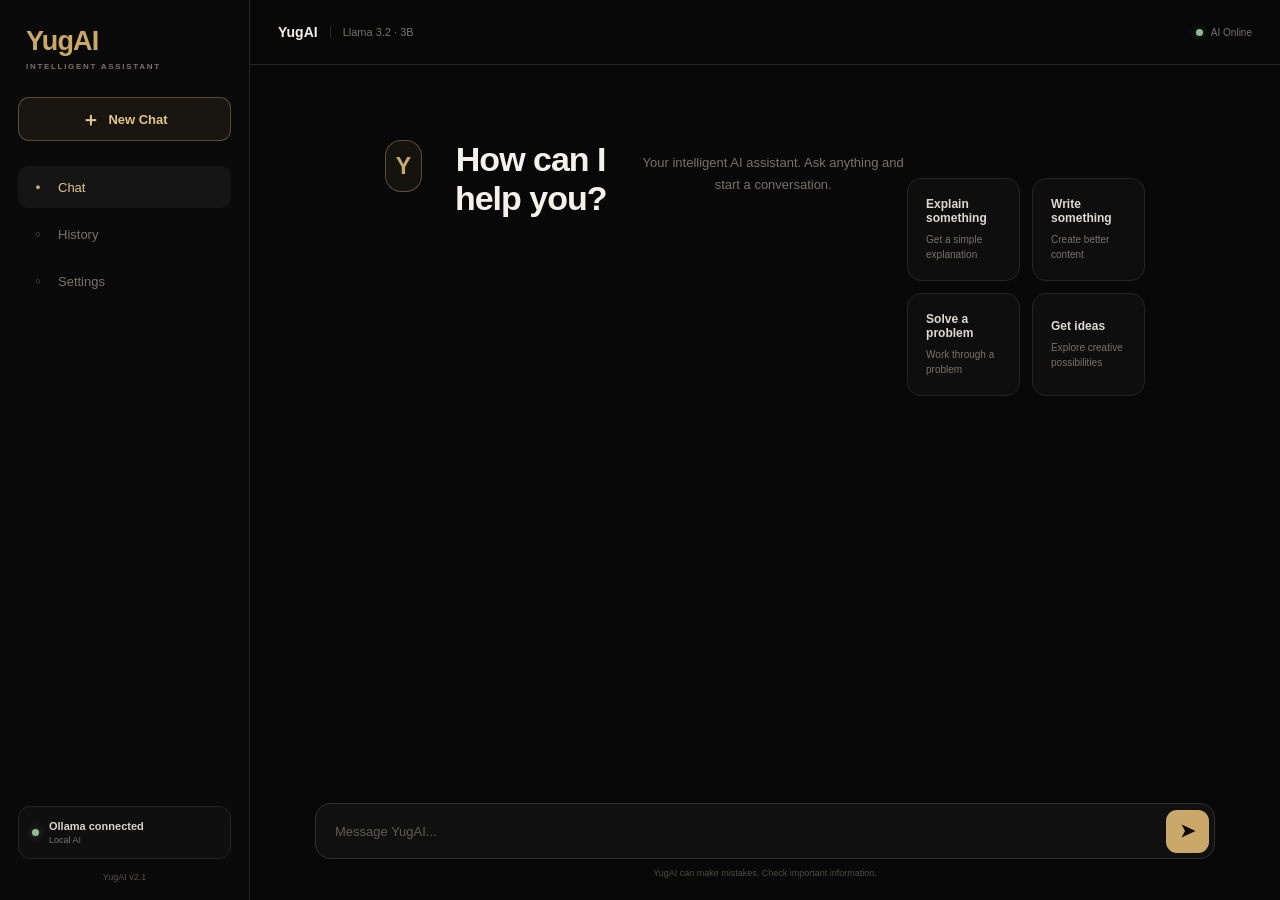
<file: index.html>
<!DOCTYPE html>
<html lang="en">
<head>
    <meta charset="UTF-8">
    <meta name="viewport" content="width=device-width, initial-scale=1.0">

    <meta name="description" content="YugAI — Your Intelligent AI Assistant">
    <meta name="theme-color" content="#080808">

    <title>YugAI — Intelligent AI Assistant</title>

    <link rel="stylesheet" href="style.css">
</head>

<body>

<div class="app">

    <!-- SIDEBAR -->
    <aside class="sidebar">

        <div class="brand">
            <h1>YugAI</h1>
            <span>INTELLIGENT ASSISTANT</span>
        </div>

        <button class="new-chat" onclick="newChat()">
            <span>＋</span>
            New Chat
        </button>

        <nav class="workspace">

            <button class="workspace-item active" onclick="showChat()">
                <span class="icon">●</span>
                <span>Chat</span>
            </button>

            <button class="workspace-item" onclick="showHistory()">
                <span class="icon">○</span>
                <span>History</span>
            </button>

            <button class="workspace-item" onclick="showSettings()">
                <span class="icon">○</span>
                <span>Settings</span>
            </button>

        </nav>

        <div class="sidebar-info">
            <div class="ollama-status">
                <span class="status-dot"></span>
                <div>
                    <strong>Ollama connected</strong>
                    <small>Local AI</small>
                </div>
            </div>

            <div class="version">
                YugAI v2.1
            </div>
        </div>

    </aside>


    <!-- MAIN -->
    <main class="main">

        <!-- TOP BAR -->
        <header class="topbar">

            <div class="top-title">
                <strong>YugAI</strong>
                <span>Llama 3.2 · 3B</span>
            </div>

            <div class="top-status">
                <span class="status-dot"></span>
                AI Online
            </div>

        </header>


        <!-- CHAT AREA -->
        <section class="chat-section">

            <!-- WELCOME -->
            <div class="welcome" id="welcome">

                <div class="welcome-logo">
                    Y
                </div>

                <h2>How can I help you?</h2>

                <p>
                    Your intelligent AI assistant.
                    Ask anything and start a conversation.
                </p>

                <div class="prompt-grid">

                    <button onclick="usePrompt('Explain artificial intelligence in simple words.')">
                        <strong>Explain something</strong>
                        <span>Get a simple explanation</span>
                    </button>

                    <button onclick="usePrompt('Help me write something professional.')">
                        <strong>Write something</strong>
                        <span>Create better content</span>
                    </button>

                    <button onclick="usePrompt('Help me solve this problem step by step.')">
                        <strong>Solve a problem</strong>
                        <span>Work through a problem</span>
                    </button>

                    <button onclick="usePrompt('Give me some creative ideas.')">
                        <strong>Get ideas</strong>
                        <span>Explore creative possibilities</span>
                    </button>

                </div>

            </div>


            <!-- CHAT MESSAGES -->
            <div class="chat-box" id="chatBox"></div>


            <!-- SETTINGS / HISTORY CONTENT -->
            <div class="page-content" id="pageContent"></div>

        </section>


        <!-- INPUT -->
        <div class="input-area">

            <div class="input-box">

                <input
                    type="text"
                    id="messageInput"
                    placeholder="Message YugAI..."
                    autocomplete="off"
                >

                <button
                    id="sendButton"
                    onclick="sendMessage()"
                    aria-label="Send message"
                >
                    ➤
                </button>

            </div>

            <div class="disclaimer">
                YugAI can make mistakes. Check important information.
            </div>

        </div>

    </main>

</div>


<script src="script.js"></script>

</body>
</html>
</file>
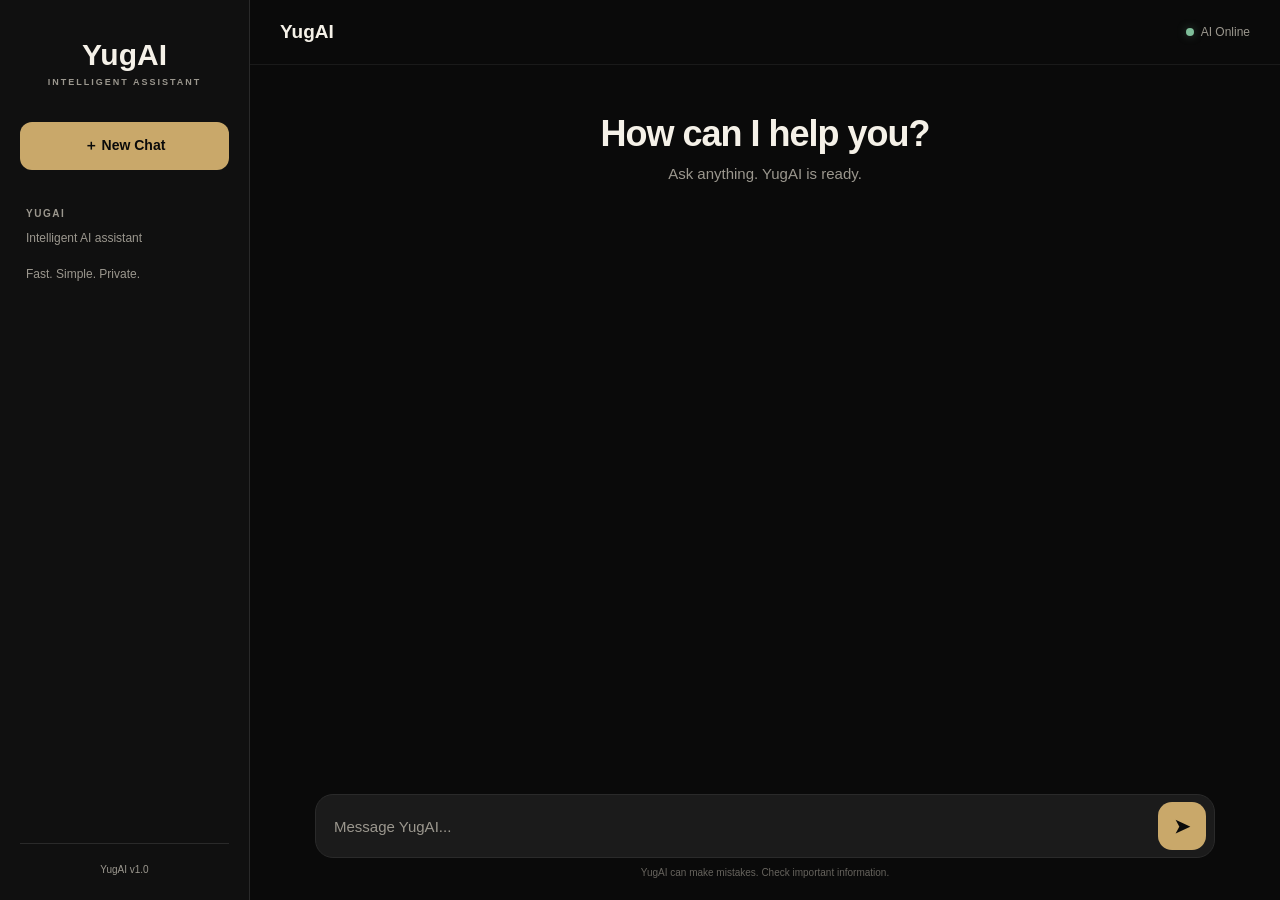
<file: yugaiweb/index.html>
<!DOCTYPE html>
<html lang="en">

<head>

    <meta charset="UTF-8">

    <meta name="viewport"
          content="width=device-width, initial-scale=1.0">

    <title>YugAI — Intelligent AI Assistant</title>

    <link rel="stylesheet" href="style.css">

</head>

<body>

<div class="app">

    <aside class="sidebar">

        <div class="brand">

            <h1>YugAI</h1>

            <span>
                INTELLIGENT ASSISTANT
            </span>

        </div>


        <button
            class="new-chat"
            onclick="newChat()"
        >
            ＋ New Chat
        </button>


        <div class="sidebar-info">

            <h4>YUGAI</h4>

            <p>
                Intelligent AI assistant
                <br><br>
                Fast. Simple. Private.
            </p>

        </div>


        <div class="sidebar-bottom">

            <span>
                YugAI v1.0
            </span>

        </div>

    </aside>


    <main class="main">


        <header class="topbar">

            <div class="top-title">
                YugAI
            </div>


            <div class="status">

                <span class="status-dot"></span>

                AI Online

            </div>

        </header>


        <section class="chat-section">


            <div
                class="welcome"
                id="welcome"
            >

                <h2>
                    How can I help you?
                </h2>


                <p>
                    Ask anything. YugAI is ready.
                </p>

            </div>


            <div
                class="chat-box"
                id="chatBox"
            >
            </div>


        </section>


        <div class="input-area">


            <div class="input-box">


                <input
                    type="text"
                    id="messageInput"
                    placeholder="Message YugAI..."
                    autocomplete="off"
                >


                <button
                    id="sendButton"
                    onclick="sendMessage()"
                >
                    ➤
                </button>

            </div>


            <div class="disclaimer">

                YugAI can make mistakes.
                Check important information.

            </div>

        </div>


    </main>

</div>


<script src="script.js"></script>

</body>

</html>
</file>
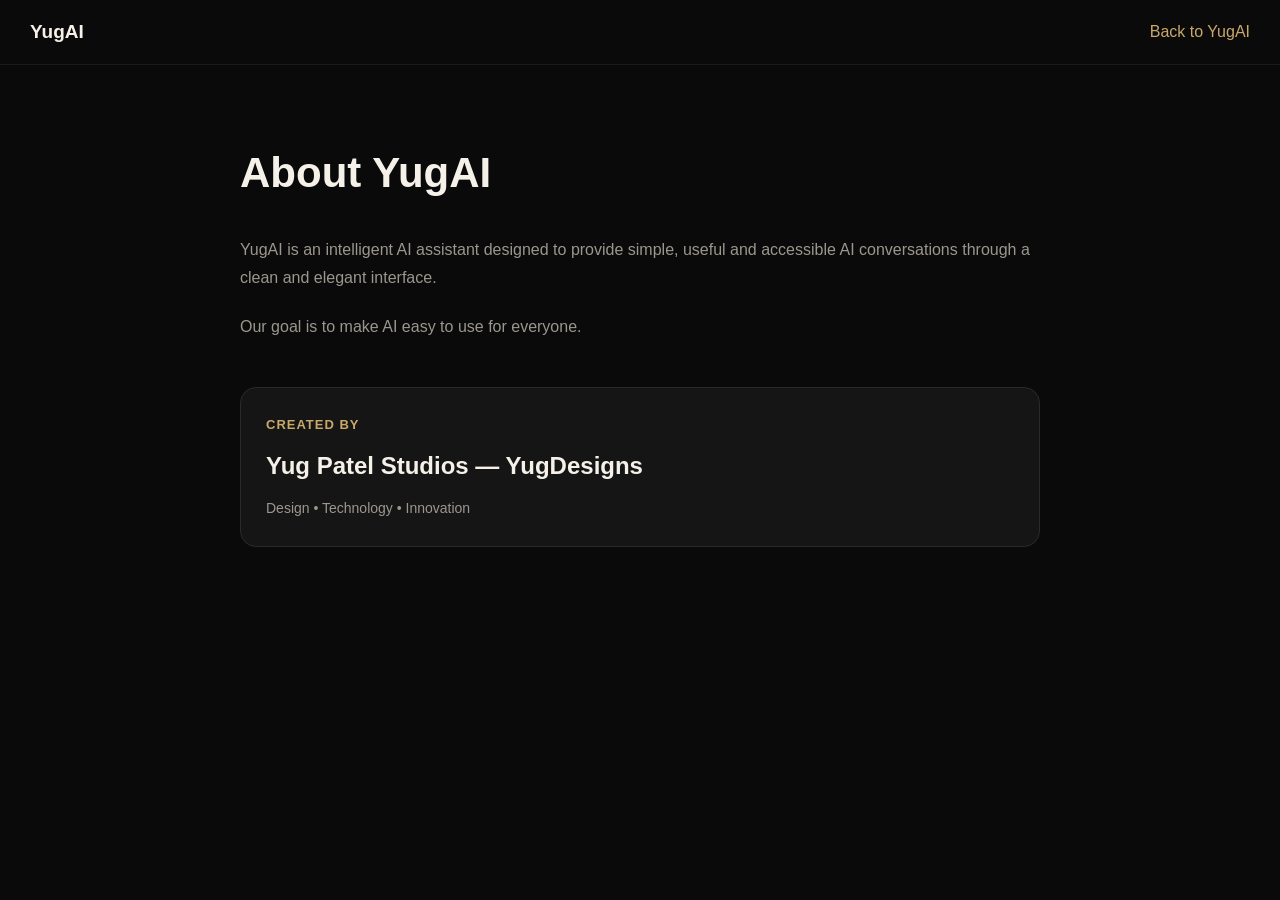
<file: yugaiweb/about.html>
<!DOCTYPE html>
<html lang="en">

<head>

    <meta charset="UTF-8">

    <meta name="viewport"
          content="width=device-width, initial-scale=1.0">

    <title>About YugAI</title>

    <link rel="stylesheet"
          href="style.css">

</head>

<body>

<div class="app">

    <main class="main">

        <header class="topbar">

            <div class="top-title">
                YugAI
            </div>

            <a href="index.html"
               style="
               color:#C9A86A;
               text-decoration:none;
               ">
                Back to YugAI
            </a>

        </header>


        <section class="chat-section">

            <div style="
                max-width:800px;
                margin:70px auto;
                line-height:1.8;
            ">

                <h1 style="
                    font-size:42px;
                    margin-bottom:25px;
                ">
                    About YugAI
                </h1>


                <p style="
                    color:#9B978E;
                    font-size:16px;
                ">

                    YugAI is an intelligent AI assistant
                    designed to provide simple, useful
                    and accessible AI conversations
                    through a clean and elegant interface.

                </p>


                <p style="
                    color:#9B978E;
                    font-size:16px;
                    margin-top:20px;
                ">

                    Our goal is to make AI easy to use
                    for everyone.

                </p>


                <div style="
                    margin-top:45px;
                    padding:25px;
                    border:1px solid #2A2A2A;
                    border-radius:16px;
                    background:#151515;
                ">

                    <p style="
                        color:#C9A86A;
                        font-size:13px;
                        letter-spacing:1px;
                        font-weight:bold;
                    ">
                        CREATED BY
                    </p>


                    <h2 style="
                        margin-top:8px;
                        font-size:24px;
                    ">
                        Yug Patel Studios — YugDesigns
                    </h2>


                    <p style="
                        margin-top:8px;
                        color:#9B978E;
                        font-size:14px;
                    ">
                        Design • Technology • Innovation
                    </p>

                </div>

            </div>

        </section>

    </main>

</div>

</body>

</html>
</file>
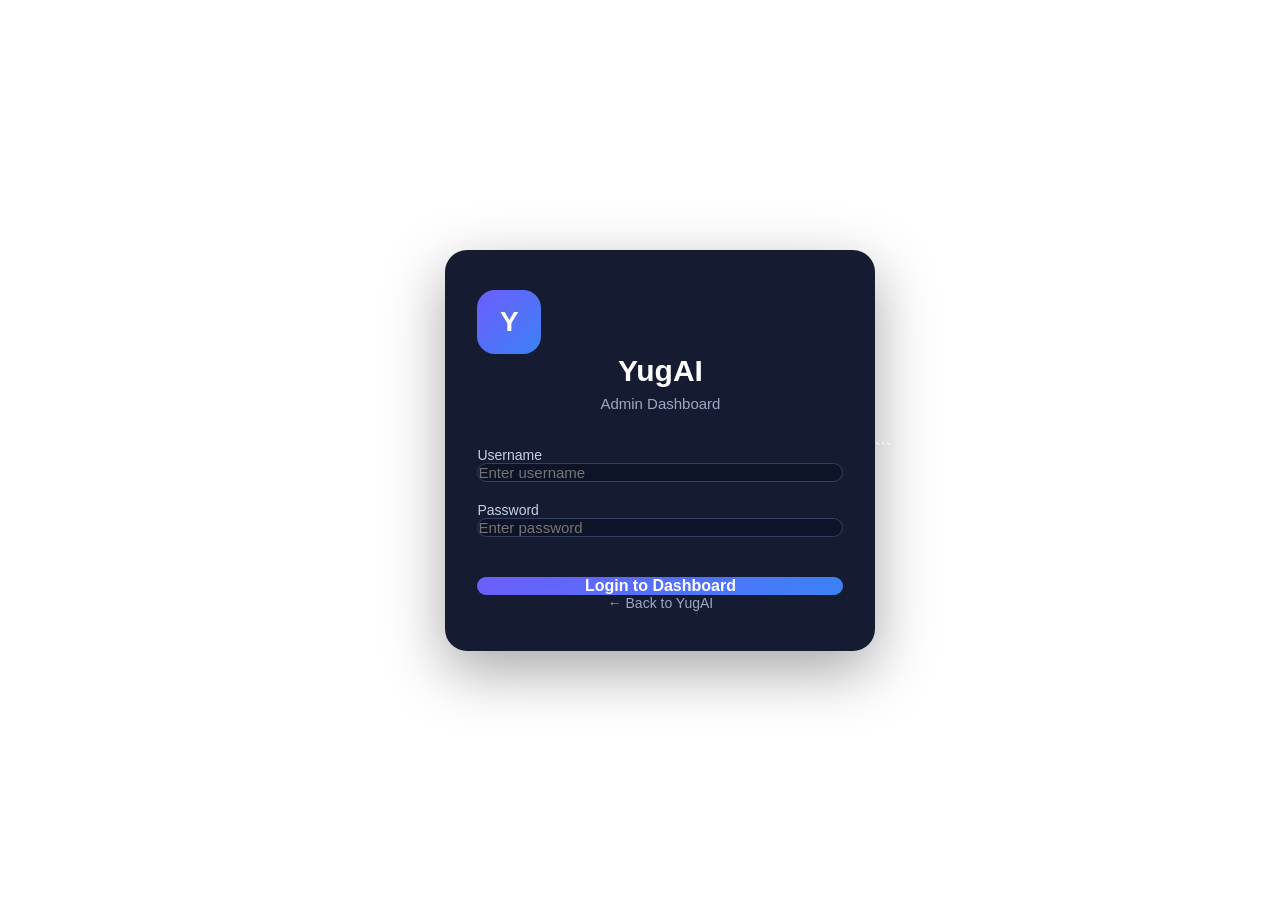
<file: yugaiweb/admin.html>
<!DOCTYPE html>

<html lang="en">
<head>
    <meta charset="UTF-8">

```
<meta
    name="viewport"
    content="width=device-width, initial-scale=1.0"
>

<title>YugAI Admin</title>

<link
    rel="stylesheet"
    href="admin.css"
>
```

</head>

<body>

```
<main class="login-container">

    <section class="login-card">

        <div class="logo">
            <div class="logo-icon">Y</div>

            <h1>YugAI</h1>

            <p>Admin Dashboard</p>
        </div>


        <form id="loginForm">

            <div class="input-group">

                <label for="username">
                    Username
                </label>

                <input
                    type="text"
                    id="username"
                    placeholder="Enter username"
                    autocomplete="username"
                    required
                >

            </div>


            <div class="input-group">

                <label for="password">
                    Password
                </label>

                <input
                    type="password"
                    id="password"
                    placeholder="Enter password"
                    autocomplete="current-password"
                    required
                >

            </div>


            <p
                id="errorMessage"
                class="error-message"
            ></p>


            <button
                type="submit"
                id="loginButton"
            >
                Login to Dashboard
            </button>

        </form>


        <a
            href="index.html"
            class="back-link"
        >
            ← Back to YugAI
        </a>

    </section>

</main>

<script src="admin.js"></script>
```

</body>
</html>
</file>
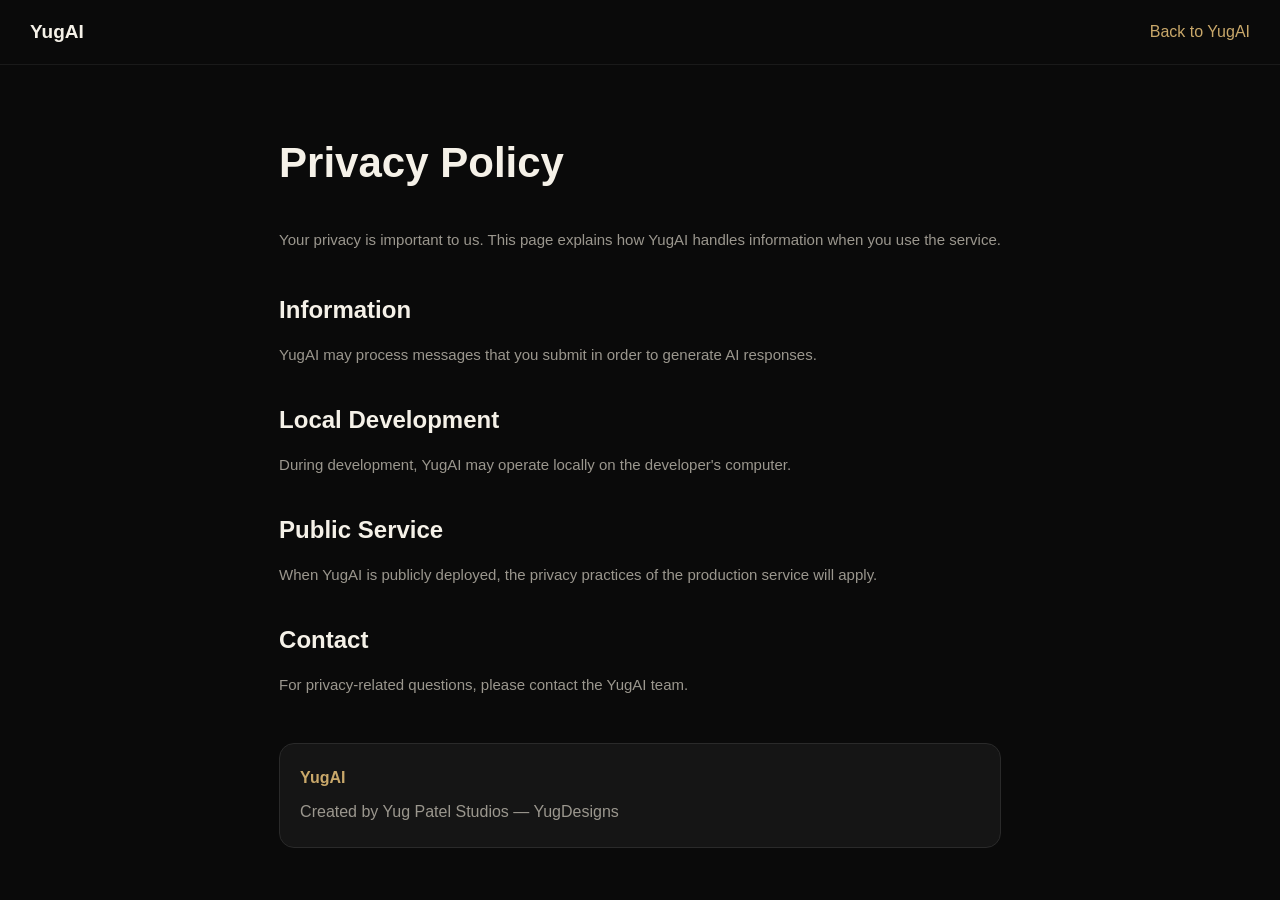
<file: yugaiweb/privacy.html>
<!DOCTYPE html>
<html lang="en">

<head>

    <meta charset="UTF-8">

    <meta name="viewport"
          content="width=device-width, initial-scale=1.0">

    <title>Privacy Policy — YugAI</title>

    <link rel="stylesheet"
          href="style.css">

</head>

<body>

<div class="app">

    <main class="main">

        <header class="topbar">

            <div class="top-title">
                YugAI
            </div>

            <a href="index.html"
               style="
               color:#C9A86A;
               text-decoration:none;
               ">
                Back to YugAI
            </a>

        </header>


        <section class="chat-section">

            <div style="
                max-width:800px;
                margin:60px auto;
                line-height:1.8;
            ">

                <h1 style="
                    font-size:42px;
                    margin-bottom:25px;
                ">
                    Privacy Policy
                </h1>


                <p style="
                    color:#9B978E;
                    font-size:15px;
                ">

                    Your privacy is important to us.
                    This page explains how YugAI handles
                    information when you use the service.

                </p>


                <h2 style="
                    margin-top:35px;
                    margin-bottom:10px;
                ">
                    Information
                </h2>

                <p style="
                    color:#9B978E;
                    font-size:15px;
                ">

                    YugAI may process messages that you
                    submit in order to generate AI responses.

                </p>


                <h2 style="
                    margin-top:30px;
                    margin-bottom:10px;
                ">
                    Local Development
                </h2>

                <p style="
                    color:#9B978E;
                    font-size:15px;
                ">

                    During development, YugAI may operate
                    locally on the developer's computer.

                </p>


                <h2 style="
                    margin-top:30px;
                    margin-bottom:10px;
                ">
                    Public Service
                </h2>

                <p style="
                    color:#9B978E;
                    font-size:15px;
                ">

                    When YugAI is publicly deployed,
                    the privacy practices of the production
                    service will apply.

                </p>


                <h2 style="
                    margin-top:30px;
                    margin-bottom:10px;
                ">
                    Contact
                </h2>

                <p style="
                    color:#9B978E;
                    font-size:15px;
                ">

                    For privacy-related questions,
                    please contact the YugAI team.

                </p>


                <div style="
                    margin-top:45px;
                    padding:20px;
                    border:1px solid #2A2A2A;
                    border-radius:15px;
                    background:#151515;
                ">

                    <p style="
                        color:#C9A86A;
                        font-weight:bold;
                    ">
                        YugAI
                    </p>

                    <p style="
                        color:#9B978E;
                        margin-top:5px;
                    ">
                        Created by Yug Patel Studios — YugDesigns
                    </p>

                </div>

            </div>

        </section>

    </main>

</div>

</body>

</html>
</file>
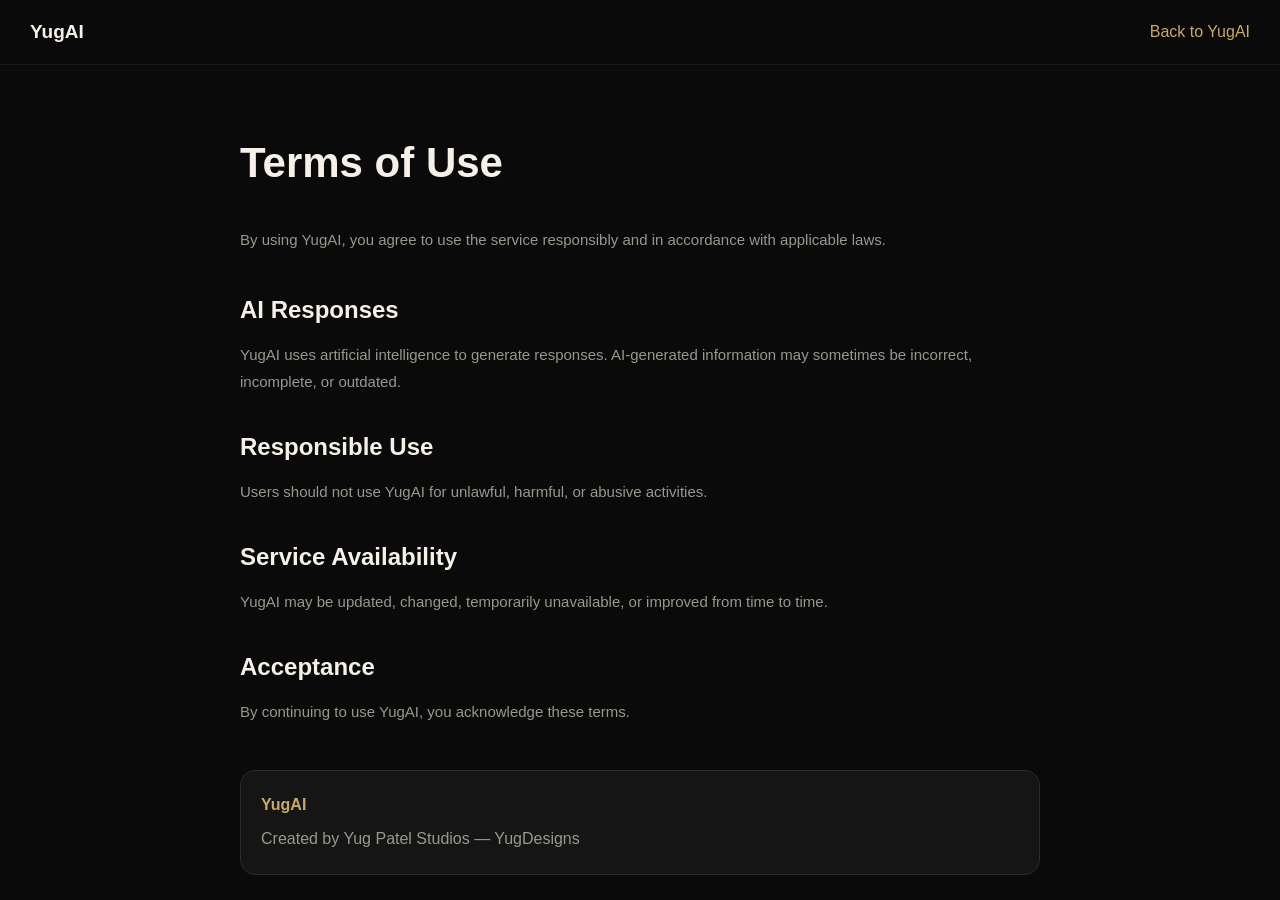
<file: yugaiweb/terms.html>
<!DOCTYPE html>
<html lang="en">

<head>

    <meta charset="UTF-8">

    <meta name="viewport"
          content="width=device-width, initial-scale=1.0">

    <title>Terms of Use — YugAI</title>

    <link rel="stylesheet"
          href="style.css">

</head>

<body>

<div class="app">

    <main class="main">

        <header class="topbar">

            <div class="top-title">
                YugAI
            </div>

            <a href="index.html"
               style="
               color:#C9A86A;
               text-decoration:none;
               ">
                Back to YugAI
            </a>

        </header>


        <section class="chat-section">

            <div style="
                max-width:800px;
                margin:60px auto;
                line-height:1.8;
            ">

                <h1 style="
                    font-size:42px;
                    margin-bottom:25px;
                ">
                    Terms of Use
                </h1>


                <p style="
                    color:#9B978E;
                    font-size:15px;
                ">

                    By using YugAI, you agree to use the
                    service responsibly and in accordance
                    with applicable laws.

                </p>


                <h2 style="
                    margin-top:35px;
                    margin-bottom:10px;
                ">
                    AI Responses
                </h2>

                <p style="
                    color:#9B978E;
                    font-size:15px;
                ">

                    YugAI uses artificial intelligence to
                    generate responses. AI-generated
                    information may sometimes be incorrect,
                    incomplete, or outdated.

                </p>


                <h2 style="
                    margin-top:30px;
                    margin-bottom:10px;
                ">
                    Responsible Use
                </h2>

                <p style="
                    color:#9B978E;
                    font-size:15px;
                ">

                    Users should not use YugAI for unlawful,
                    harmful, or abusive activities.

                </p>


                <h2 style="
                    margin-top:30px;
                    margin-bottom:10px;
                ">
                    Service Availability
                </h2>

                <p style="
                    color:#9B978E;
                    font-size:15px;
                ">

                    YugAI may be updated, changed,
                    temporarily unavailable, or improved
                    from time to time.

                </p>


                <h2 style="
                    margin-top:30px;
                    margin-bottom:10px;
                ">
                    Acceptance
                </h2>

                <p style="
                    color:#9B978E;
                    font-size:15px;
                ">

                    By continuing to use YugAI, you
                    acknowledge these terms.

                </p>


                <div style="
                    margin-top:45px;
                    padding:20px;
                    border:1px solid #2A2A2A;
                    border-radius:15px;
                    background:#151515;
                ">

                    <p style="
                        color:#C9A86A;
                        font-weight:bold;
                    ">
                        YugAI
                    </p>

                    <p style="
                        color:#9B978E;
                        margin-top:5px;
                    ">
                        Created by Yug Patel Studios — YugDesigns
                    </p>

                </div>

            </div>

        </section>

    </main>

</div>

</body>

</html>
</file>
<file: style.css>
/* =========================================================
   YugAI V2.1
   Premium Black + Champagne Gold
   Responsive Web Design
   ========================================================= */

:root {
    --bg: #080808;
    --bg-soft: #0d0d0d;
    --panel: #111111;
    --panel-hover: #171717;
    --border: #252525;

    --gold: #c9a86a;
    --gold-light: #e0c58b;
    --gold-dark: #9f814b;

    --text: #f5f2eb;
    --text-soft: #b8b3a8;
    --text-muted: #77736b;

    --success: #8fbd91;

    --sidebar-width: 250px;
    --topbar-height: 65px;

    --radius-small: 10px;
    --radius-medium: 14px;
    --radius-large: 20px;

    --transition: 0.2s ease;
}


/* =========================================================
   RESET
   ========================================================= */

* {
    margin: 0;
    padding: 0;
    box-sizing: border-box;
}

html {
    width: 100%;
    height: 100%;
    scroll-behavior: smooth;
}

body {
    width: 100%;
    min-height: 100%;
    background: var(--bg);
    color: var(--text);
    font-family:
        Inter,
        -apple-system,
        BlinkMacSystemFont,
        "Segoe UI",
        Roboto,
        Helvetica,
        Arial,
        sans-serif;

    overflow: hidden;
}

button,
input {
    font: inherit;
}

button {
    border: 0;
    outline: none;
}

button:focus-visible,
input:focus-visible {
    outline: 1px solid var(--gold);
    outline-offset: 2px;
}


/* =========================================================
   APP LAYOUT
   ========================================================= */

.app {
    display: flex;
    width: 100%;
    height: 100dvh;
    min-height: 100vh;
    overflow: hidden;
    background: var(--bg);
}


/* =========================================================
   SIDEBAR
   ========================================================= */

.sidebar {
    width: var(--sidebar-width);
    height: 100%;
    flex-shrink: 0;

    display: flex;
    flex-direction: column;

    padding: 25px 18px 18px;

    background: #0a0a0a;
    border-right: 1px solid var(--border);
}


/* BRAND */

.brand {
    padding: 3px 8px 26px;
}

.brand h1 {
    color: var(--gold);
    font-size: 27px;
    font-weight: 700;
    letter-spacing: -0.8px;
    line-height: 1;
}

.brand span {
    display: block;
    margin-top: 7px;

    color: var(--text-muted);
    font-size: 8px;
    font-weight: 600;
    letter-spacing: 1.7px;
}


/* NEW CHAT */

.new-chat {
    width: 100%;
    height: 44px;

    display: flex;
    align-items: center;
    justify-content: center;
    gap: 8px;

    border: 1px solid rgba(201, 168, 106, 0.35);
    border-radius: 11px;

    background: rgba(201, 168, 106, 0.08);
    color: var(--gold-light);

    font-size: 13px;
    font-weight: 600;

    cursor: pointer;

    transition:
        background var(--transition),
        border-color var(--transition),
        transform var(--transition);
}

.new-chat span {
    font-size: 19px;
    line-height: 1;
}

.new-chat:hover {
    background: rgba(201, 168, 106, 0.14);
    border-color: rgba(201, 168, 106, 0.6);
    transform: translateY(-1px);
}

.new-chat:active {
    transform: translateY(0);
}


/* WORKSPACE */

.workspace {
    display: flex;
    flex-direction: column;
    gap: 5px;

    margin-top: 25px;
}

.workspace-item {
    width: 100%;
    min-height: 42px;

    display: flex;
    align-items: center;
    gap: 12px;

    padding: 0 12px;

    border-radius: 10px;

    background: transparent;
    color: var(--text-muted);

    text-align: left;
    font-size: 13px;

    cursor: pointer;

    transition:
        background var(--transition),
        color var(--transition);
}

.workspace-item .icon {
    width: 16px;

    color: var(--text-muted);
    font-size: 9px;

    text-align: center;
}

.workspace-item:hover {
    background: #131313;
    color: var(--text);
}

.workspace-item.active {
    background: #151515;
    color: var(--gold-light);
}

.workspace-item.active .icon {
    color: var(--gold);
}


/* SIDEBAR INFO */

.sidebar-info {
    margin-top: auto;
}

.ollama-status {
    display: flex;
    align-items: center;
    gap: 10px;

    padding: 13px;

    border: 1px solid var(--border);
    border-radius: 12px;

    background: #0f0f0f;
}

.ollama-status strong {
    display: block;

    color: #d8d4cb;
    font-size: 11px;
    font-weight: 600;
}

.ollama-status small {
    display: block;

    margin-top: 3px;

    color: var(--text-muted);
    font-size: 9px;
}

.status-dot {
    width: 7px;
    height: 7px;

    flex-shrink: 0;

    border-radius: 50%;
    background: var(--success);

    box-shadow: 0 0 8px rgba(143, 189, 145, 0.4);
}

.version {
    padding-top: 13px;

    color: #55524d;
    font-size: 9px;
    text-align: center;
}


/* =========================================================
   MAIN
   ========================================================= */

.main {
    position: relative;

    display: flex;
    flex-direction: column;

    width: calc(100% - var(--sidebar-width));
    height: 100%;

    min-width: 0;

    background: var(--bg);
}


/* =========================================================
   TOP BAR
   ========================================================= */

.topbar {
    width: 100%;
    height: var(--topbar-height);
    flex-shrink: 0;

    display: flex;
    align-items: center;
    justify-content: space-between;

    padding: 0 28px;

    border-bottom: 1px solid var(--border);

    background: rgba(8, 8, 8, 0.95);
}

.top-title {
    display: flex;
    align-items: center;
    gap: 12px;
}

.top-title strong {
    color: var(--text);

    font-size: 14px;
    font-weight: 600;
}

.top-title span {
    padding-left: 12px;

    border-left: 1px solid #292929;

    color: var(--text-muted);

    font-size: 11px;
}

.top-status {
    display: flex;
    align-items: center;
    gap: 8px;

    color: var(--text-muted);
    font-size: 10px;
}


/* =========================================================
   CHAT SECTION
   ========================================================= */

.chat-section {
    position: relative;

    flex: 1;

    width: 100%;
    min-height: 0;

    overflow-y: auto;
    overflow-x: hidden;

    scrollbar-width: thin;
    scrollbar-color: #2b2b2b transparent;
}

.chat-section::-webkit-scrollbar {
    width: 6px;
}

.chat-section::-webkit-scrollbar-track {
    background: transparent;
}

.chat-section::-webkit-scrollbar-thumb {
    background: #2b2b2b;
    border-radius: 20px;
}


/* =========================================================
   WELCOME
   ========================================================= */

.welcome {
    width: min(760px, 92%);

    margin: 0 auto;
    padding: 75px 0 40px;

    text-align: center;
}

.welcome-logo {
    width: 52px;
    height: 52px;

    display: flex;
    align-items: center;
    justify-content: center;

    margin: 0 auto 22px;

    border: 1px solid rgba(201, 168, 106, 0.4);
    border-radius: 16px;

    background: rgba(201, 168, 106, 0.07);

    color: var(--gold);

    font-size: 23px;
    font-weight: 700;
}

.welcome h2 {
    color: var(--text);

    font-size: 34px;
    font-weight: 600;
    letter-spacing: -1px;
}

.welcome p {
    max-width: 500px;

    margin: 12px auto 0;

    color: var(--text-muted);

    font-size: 13px;
    line-height: 1.7;
}


/* =========================================================
   PROMPT CARDS
   ========================================================= */

.prompt-grid {
    display: grid;
    grid-template-columns: repeat(2, minmax(0, 1fr));
    gap: 12px;

    margin-top: 38px;
}

.prompt-grid button {
    min-height: 94px;

    display: flex;
    flex-direction: column;
    justify-content: center;

    padding: 18px;

    border: 1px solid var(--border);
    border-radius: 14px;

    background: #0e0e0e;

    text-align: left;

    cursor: pointer;

    transition:
        background var(--transition),
        border-color var(--transition),
        transform var(--transition);
}

.prompt-grid button:hover {
    background: #141414;
    border-color: #383838;
    transform: translateY(-2px);
}

.prompt-grid strong {
    color: #dedad1;

    font-size: 12px;
    font-weight: 600;
}

.prompt-grid span {
    margin-top: 7px;

    color: var(--text-muted);

    font-size: 10px;
    line-height: 1.5;
}


/* =========================================================
   CHAT BOX
   ========================================================= */

.chat-box {
    width: min(900px, 92%);

    margin: 0 auto;
    padding: 35px 0 140px;
}


/* =========================================================
   MESSAGE
   ========================================================= */

.message {
    display: flex;
    width: 100%;

    margin-bottom: 24px;
}

.message.user {
    justify-content: flex-end;
}

.message.ai {
    justify-content: flex-start;
}

.message-content {
    max-width: min(720px, 88%);

    padding: 14px 17px;

    border-radius: 15px;

    font-size: 13px;
    line-height: 1.7;

    overflow-wrap: anywhere;
    word-break: break-word;
}

.message.user .message-content {
    background: #191919;
    border: 1px solid #292929;

    color: #eeeae2;

    border-bottom-right-radius: 5px;
}

.message.ai .message-content {
    background: #0e0e0e;
    border: 1px solid #202020;

    color: #d7d3ca;

    border-bottom-left-radius: 5px;
}


/* =========================================================
   PAGE CONTENT
   ========================================================= */

.page-content {
    display: none;

    width: min(850px, 92%);

    margin: 0 auto;

    padding: 55px 0 130px;
}

.page-content.active {
    display: block;
}

.page-content h2 {
    color: var(--text);

    font-size: 28px;
    font-weight: 600;
}

.page-content h3 {
    margin-top: 28px;

    color: var(--gold-light);

    font-size: 15px;
}

.page-content p {
    margin-top: 10px;

    color: var(--text-muted);

    font-size: 13px;
    line-height: 1.8;
}


/* =========================================================
   INPUT AREA
   ========================================================= */

.input-area {
    position: relative;

    width: min(900px, 92%);

    margin: 0 auto;

    padding: 10px 0 20px;

    background: var(--bg);
}


/* INPUT BOX */

.input-box {
    display: flex;
    align-items: center;

    width: 100%;
    min-height: 54px;

    padding: 5px;

    border: 1px solid #303030;
    border-radius: 15px;

    background: #101010;

    transition:
        border-color var(--transition),
        box-shadow var(--transition);
}

.input-box:focus-within {
    border-color: rgba(201, 168, 106, 0.55);

    box-shadow:
        0 0 0 3px rgba(201, 168, 106, 0.05);
}

.input-box input {
    flex: 1;

    width: 100%;
    min-width: 0;
    height: 44px;

    padding: 0 14px;

    border: 0;
    outline: 0;

    background: transparent;

    color: var(--text);

    font-size: 13px;
}

.input-box input::placeholder {
    color: #5f5c56;
}

.input-box button {
    width: 43px;
    height: 43px;

    flex-shrink: 0;

    display: flex;
    align-items: center;
    justify-content: center;

    border-radius: 11px;

    background: var(--gold);

    color: #0b0b0b;

    font-size: 18px;
    font-weight: 700;

    cursor: pointer;

    transition:
        background var(--transition),
        transform var(--transition);
}

.input-box button:hover {
    background: var(--gold-light);
    transform: translateY(-1px);
}

.input-box button:active {
    transform: translateY(0);
}


/* DISCLAIMER */

.disclaimer {
    margin-top: 8px;

    color: #4f4c47;

    font-size: 9px;
    line-height: 1.4;
    text-align: center;
}


/* =========================================================
   TABLET
   ========================================================= */

@media (max-width: 900px) {

    :root {
        --sidebar-width: 220px;
    }

    .sidebar {
        padding-left: 14px;
        padding-right: 14px;
    }

    .topbar {
        padding: 0 20px;
    }

    .welcome {
        padding-top: 60px;
    }

    .welcome h2 {
        font-size: 30px;
    }

    .chat-box,
    .input-area {
        width: 94%;
    }

}


/* =========================================================
   MOBILE
   ========================================================= */

@media (max-width: 700px) {

    body {
        overflow: hidden;
    }

    .app {
        min-height: 100dvh;
    }

    /* Hide desktop sidebar */
    .sidebar {
        display: none;
    }

    .main {
        width: 100%;
    }

    .topbar {
        height: 58px;

        padding: 0 15px;
    }

    .top-title {
        gap: 8px;
    }

    .top-title strong {
        font-size: 13px;
    }

    .top-title span {
        padding-left: 8px;
        font-size: 9px;
    }

    .top-status {
        font-size: 9px;
    }

    .chat-section {
        min-height: 0;
    }

    .welcome {
        width: 94%;

        padding-top: 45px;
        padding-bottom: 25px;
    }

    .welcome-logo {
        width: 46px;
        height: 46px;

        margin-bottom: 18px;

        border-radius: 14px;

        font-size: 20px;
    }

    .welcome h2 {
        font-size: 27px;
        letter-spacing: -0.7px;
    }

    .welcome p {
        width: 92%;

        font-size: 12px;
    }

    .prompt-grid {
        grid-template-columns: 1fr;

        gap: 9px;

        margin-top: 27px;
    }

    .prompt-grid button {
        min-height: 76px;

        padding: 15px;
    }

    .chat-box {
        width: 94%;

        padding-top: 20px;
        padding-bottom: 125px;
    }

    .message-content {
        max-width: 92%;

        padding: 12px 14px;

        font-size: 12px;
        line-height: 1.65;
    }

    .input-area {
        width: 94%;

        padding-bottom: 13px;
    }

    .input-box {
        min-height: 50px;

        border-radius: 13px;
    }

    .input-box input {
        height: 40px;

        padding-left: 11px;

        font-size: 12px;
    }

    .input-box button {
        width: 39px;
        height: 39px;

        border-radius: 9px;

        font-size: 16px;
    }

    .disclaimer {
        font-size: 8px;
    }

    .page-content {
        width: 94%;

        padding-top: 35px;
    }

    .page-content h2 {
        font-size: 24px;
    }

}


/* =========================================================
   SMALL MOBILE
   ========================================================= */

@media (max-width: 380px) {

    .topbar {
        padding: 0 12px;
    }

    .top-title span {
        display: none;
    }

    .welcome {
        padding-top: 35px;
    }

    .welcome h2 {
        font-size: 24px;
    }

    .welcome p {
        font-size: 11px;
    }

    .prompt-grid button {
        min-height: 70px;

        padding: 13px;
    }

    .prompt-grid strong {
        font-size: 11px;
    }

    .prompt-grid span {
        font-size: 9px;
    }

    .message-content {
        max-width: 94%;

        font-size: 11px;
    }

}


/* =========================================================
   VERY SMALL SCREENS
   ========================================================= */

@media (max-width: 320px) {

    .topbar {
        height: 54px;
    }

    .top-title strong {
        font-size: 12px;
    }

    .top-status {
        display: none;
    }

    .welcome h2 {
        font-size: 22px;
    }

    .welcome-logo {
        width: 42px;
        height: 42px;

        font-size: 18px;
    }

    .input-area {
        width: 95%;
    }

}


/* =========================================================
   REDUCED MOTION
   ========================================================= */

@media (prefers-reduced-motion: reduce) {

    *,
    *::before,
    *::after {
        scroll-behavior: auto !important;
        transition: none !important;
        animation: none !important;
    }

}
</file>
<file: yugaiweb/style.css>
* {
    margin: 0;
    padding: 0;
    box-sizing: border-box;
}

:root {
    --bg: #0a0a0a;
    --sidebar: #101010;
    --panel: #151515;
    --panel2: #1b1b1b;
    --border: #2a2a2a;

    --text: #f5f1e8;
    --secondary: #9b978e;

    --gold: #c9a86a;
    --gold-hover: #b89355;

    --green: #7fbf9a;
}

body {
    width: 100%;
    height: 100vh;
    overflow: hidden;

    background: var(--bg);
    color: var(--text);

    font-family: Arial, Helvetica, sans-serif;
}

.app {
    display: flex;
    width: 100%;
    height: 100vh;
}

/* SIDEBAR */

.sidebar {
    width: 250px;
    height: 100vh;

    background: var(--sidebar);

    border-right: 1px solid var(--border);

    display: flex;
    flex-direction: column;

    padding: 38px 20px 25px;
}

.brand {
    text-align: center;
    margin-bottom: 35px;
}

.brand h1 {
    font-size: 30px;
    font-weight: 700;
}

.brand span {
    display: block;
    margin-top: 5px;

    font-size: 9px;
    font-weight: 700;

    letter-spacing: 2px;

    color: var(--secondary);
}

.new-chat {
    width: 100%;
    height: 48px;

    border: none;
    border-radius: 12px;

    background: var(--gold);
    color: #0a0a0a;

    font-size: 14px;
    font-weight: 700;

    cursor: pointer;

    transition: 0.2s;
}

.new-chat:hover {
    background: var(--gold-hover);
    transform: translateY(-1px);
}

.sidebar-info {
    margin-top: 38px;
    padding: 0 6px;
}

.sidebar-info h4 {
    font-size: 10px;
    letter-spacing: 1.5px;

    color: var(--secondary);

    margin-bottom: 10px;
}

.sidebar-info p {
    font-size: 12px;
    line-height: 1.5;

    color: var(--secondary);
}

.sidebar-bottom {
    margin-top: auto;

    padding-top: 20px;

    border-top: 1px solid var(--border);

    text-align: center;

    font-size: 10px;

    color: var(--secondary);
}

/* MAIN */

.main {
    flex: 1;
    height: 100vh;

    display: flex;
    flex-direction: column;

    background: var(--bg);
}

/* TOPBAR */

.topbar {
    height: 65px;

    display: flex;
    align-items: center;
    justify-content: space-between;

    padding: 0 30px;

    border-bottom: 1px solid rgba(42, 42, 42, 0.5);
}

.top-title {
    font-size: 19px;
    font-weight: 700;
}

.status {
    display: flex;
    align-items: center;
    gap: 7px;

    color: var(--secondary);

    font-size: 12px;
}

.status-dot {
    width: 8px;
    height: 8px;

    border-radius: 50%;

    background: var(--green);

    box-shadow: 0 0 10px rgba(127, 191, 154, 0.35);
}

/* CHAT SECTION */

.chat-section {
    flex: 1;

    display: flex;
    flex-direction: column;

    width: min(900px, 92%);

    margin: auto;

    overflow: hidden;
}

.welcome {
    text-align: center;

    padding: 48px 0 25px;
}

.welcome h2 {
    font-size: 36px;
    font-weight: 700;

    letter-spacing: -1px;
}

.welcome p {
    margin-top: 10px;

    color: var(--secondary);

    font-size: 15px;
}

/* CHAT BOX */

.chat-box {
    flex: 1;

    overflow-y: auto;

    padding: 10px 5px 30px;

    scroll-behavior: smooth;
}

.chat-box::-webkit-scrollbar {
    width: 6px;
}

.chat-box::-webkit-scrollbar-thumb {
    background: #303030;
    border-radius: 10px;
}

/* MESSAGES */

.message {
    margin-bottom: 22px;

    animation: messageIn 0.2s ease;
}

.message-name {
    font-size: 12px;
    font-weight: 700;

    color: var(--gold);

    margin-bottom: 7px;
}

.message.user {
    text-align: right;
}

.message.user .message-name {
    color: var(--secondary);
}

.message-content {
    display: inline-block;

    max-width: 85%;

    padding: 14px 17px;

    border-radius: 14px;

    background: var(--panel);

    border: 1px solid var(--border);

    color: var(--text);

    font-size: 15px;

    line-height: 1.6;

    white-space: pre-wrap;
}

.message.user .message-content {
    background: var(--panel2);

    text-align: left;
}

/* INPUT */

.input-area {
    width: min(900px, 92%);

    margin: 0 auto;

    padding-bottom: 22px;
}

.input-box {
    height: 64px;

    display: flex;
    align-items: center;

    padding: 7px 8px 7px 18px;

    background: var(--panel2);

    border: 1px solid var(--border);

    border-radius: 18px;

    transition: 0.2s;
}

.input-box:focus-within {
    border-color: rgba(201, 168, 106, 0.55);

    box-shadow:
        0 0 0 3px rgba(201, 168, 106, 0.06);
}

#messageInput {
    flex: 1;

    height: 50px;

    border: none;
    outline: none;

    background: transparent;

    color: var(--text);

    font-size: 15px;
}

#messageInput::placeholder {
    color: var(--secondary);
}

#sendButton {
    width: 48px;
    height: 48px;

    border: none;

    border-radius: 14px;

    background: var(--gold);

    color: #0a0a0a;

    font-size: 19px;

    font-weight: 700;

    cursor: pointer;

    transition: 0.2s;
}

#sendButton:hover {
    background: var(--gold-hover);

    transform: translateY(-1px);
}

#sendButton:disabled {
    opacity: 0.5;
    cursor: not-allowed;
}

.disclaimer {
    text-align: center;

    margin-top: 9px;

    color: #66635d;

    font-size: 10px;
}

/* ANIMATION */

@keyframes messageIn {
    from {
        opacity: 0;
        transform: translateY(5px);
    }

    to {
        opacity: 1;
        transform: translateY(0);
    }
}

/* MOBILE */

@media (max-width: 700px) {

    .sidebar {
        display: none;
    }

    .topbar {
        padding: 0 18px;
    }

    .chat-section,
    .input-area {
        width: 94%;
    }

    .welcome h2 {
        font-size: 28px;
    }

    .message-content {
        max-width: 92%;
    }
}
</file>
<file: yugaiweb/admin.css>
* {
  box-sizing: border-box;
  margin: 0;
  padding: 0;
  }

body {
min-height: 100vh;
font-family: Arial, sans-serif;

```
background: #0b1020;
color: white;

display: flex;
align-items: center;
justify-content: center;

padding: 20px;
```

}

.login-container {
width: 100%;
max-width: 430px;
}

.login-card {
background: #151c32;

```
border: 1px solid #283353;

border-radius: 22px;

padding: 40px 32px;

box-shadow:
    0 20px 60px
    rgba(0, 0, 0, 0.35);
```

}

.logo {
text-align: center;
margin-bottom: 35px;
}

.logo-icon {
width: 64px;
height: 64px;

```
margin: 0 auto 15px;

border-radius: 18px;

display: flex;
align-items: center;
justify-content: center;

font-size: 28px;
font-weight: bold;

background: linear-gradient(
    135deg,
    #6d5dfc,
    #3b82f6
);
```

}

.logo h1 {
font-size: 30px;
margin-bottom: 7px;
}

.logo p {
color: #9ca7c4;
font-size: 15px;
}

.input-group {
margin-bottom: 20px;
}

.input-group label {
display: block;

```
margin-bottom: 8px;

font-size: 14px;
color: #c7d0e8;
```

}

.input-group input {
width: 100%;

```
padding: 14px 15px;

border-radius: 10px;

border: 1px solid #34405f;

background: #0d1427;

color: white;

outline: none;

font-size: 15px;
```

}

.input-group input:focus {
border-color: #6d5dfc;
}

#loginButton {
width: 100%;

```
padding: 15px;

border: none;

border-radius: 10px;

cursor: pointer;

background:
    linear-gradient(
        135deg,
        #6d5dfc,
        #3b82f6
    );

color: white;

font-size: 16px;
font-weight: bold;

transition: 0.2s;
```

}

#loginButton:hover {
transform: translateY(-1px);
opacity: 0.95;
}

#loginButton:disabled {
opacity: 0.6;
cursor: not-allowed;
}

.error-message {
min-height: 20px;

```
margin-bottom: 15px;

text-align: center;

color: #ff6b6b;

font-size: 14px;
```

}

.back-link {
display: block;

```
margin-top: 25px;

text-align: center;

color: #9ca7c4;

text-decoration: none;

font-size: 14px;
```

}

.back-link:hover {
color: white;
}

@media (max-width: 480px) {

```
body {
    padding: 15px;
}

.login-card {
    padding: 32px 22px;
    border-radius: 18px;
}

.logo h1 {
    font-size: 27px;
}
```

}
</file>
